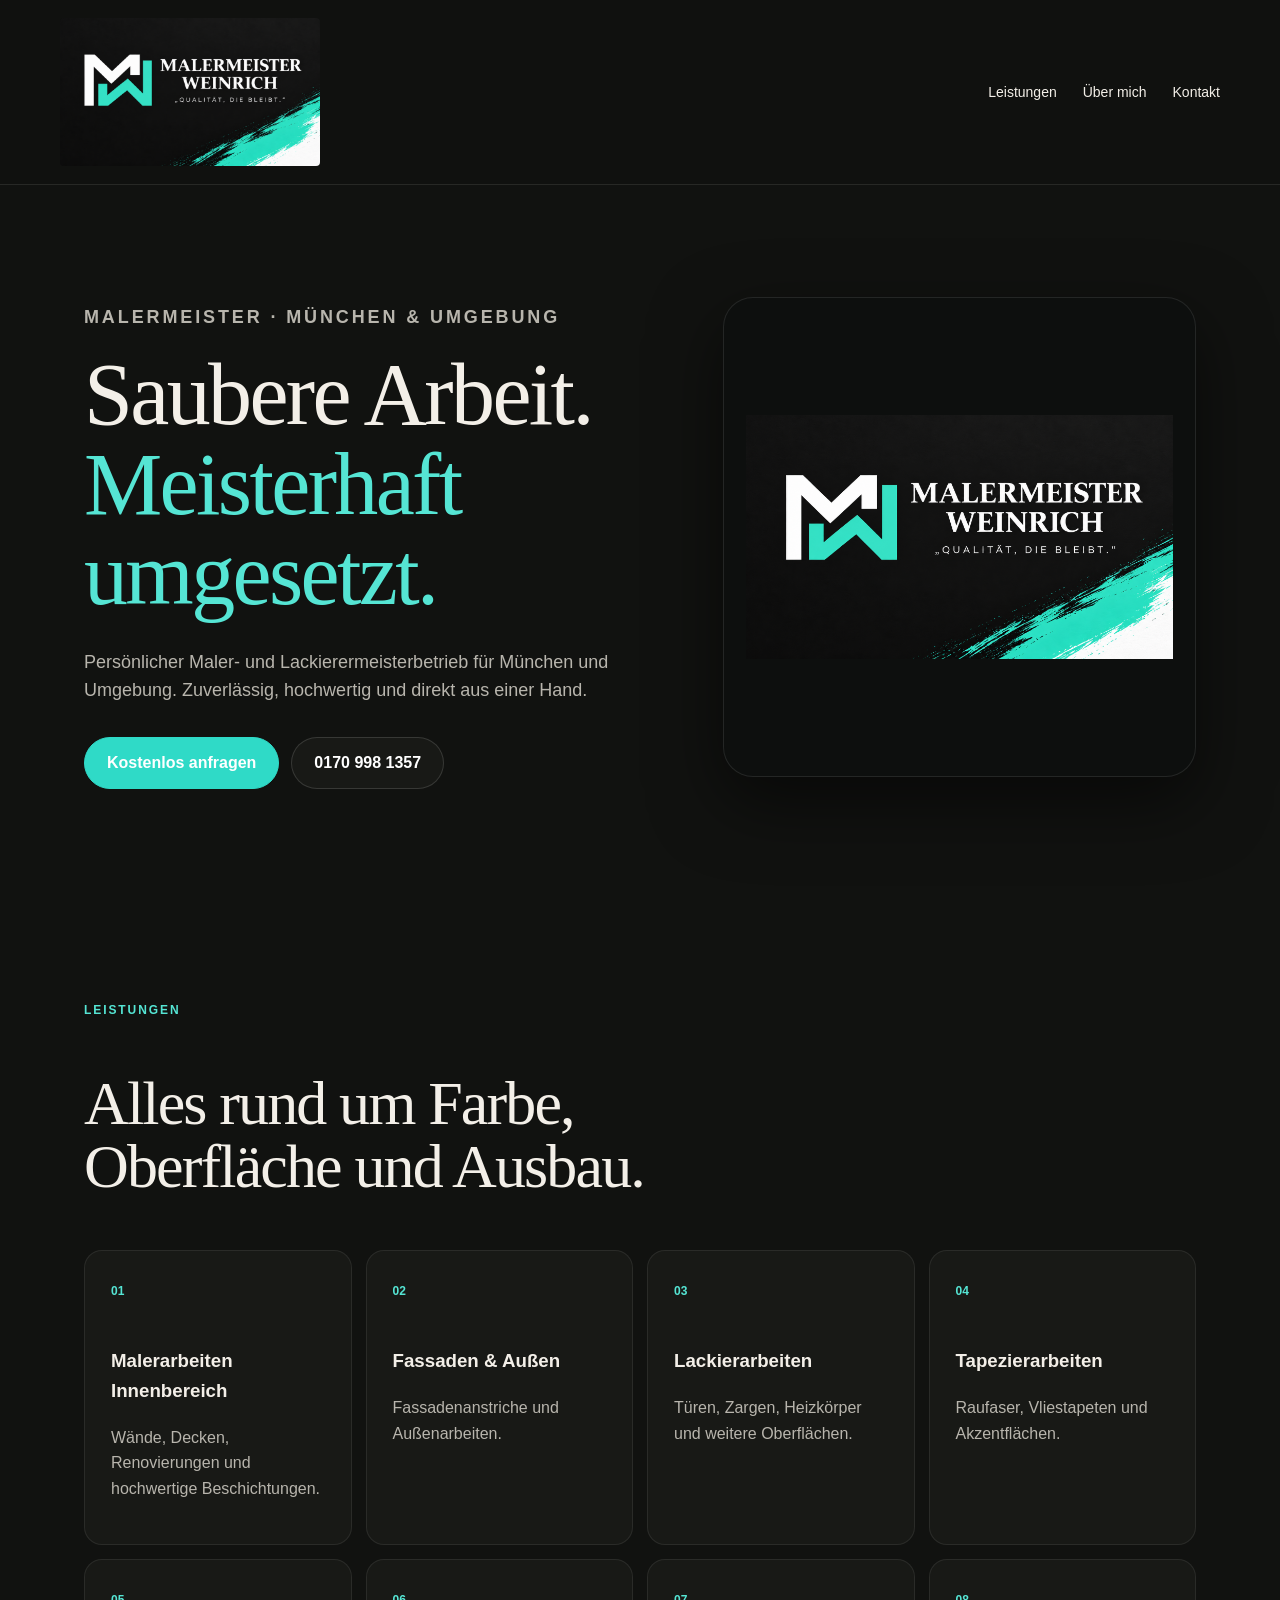
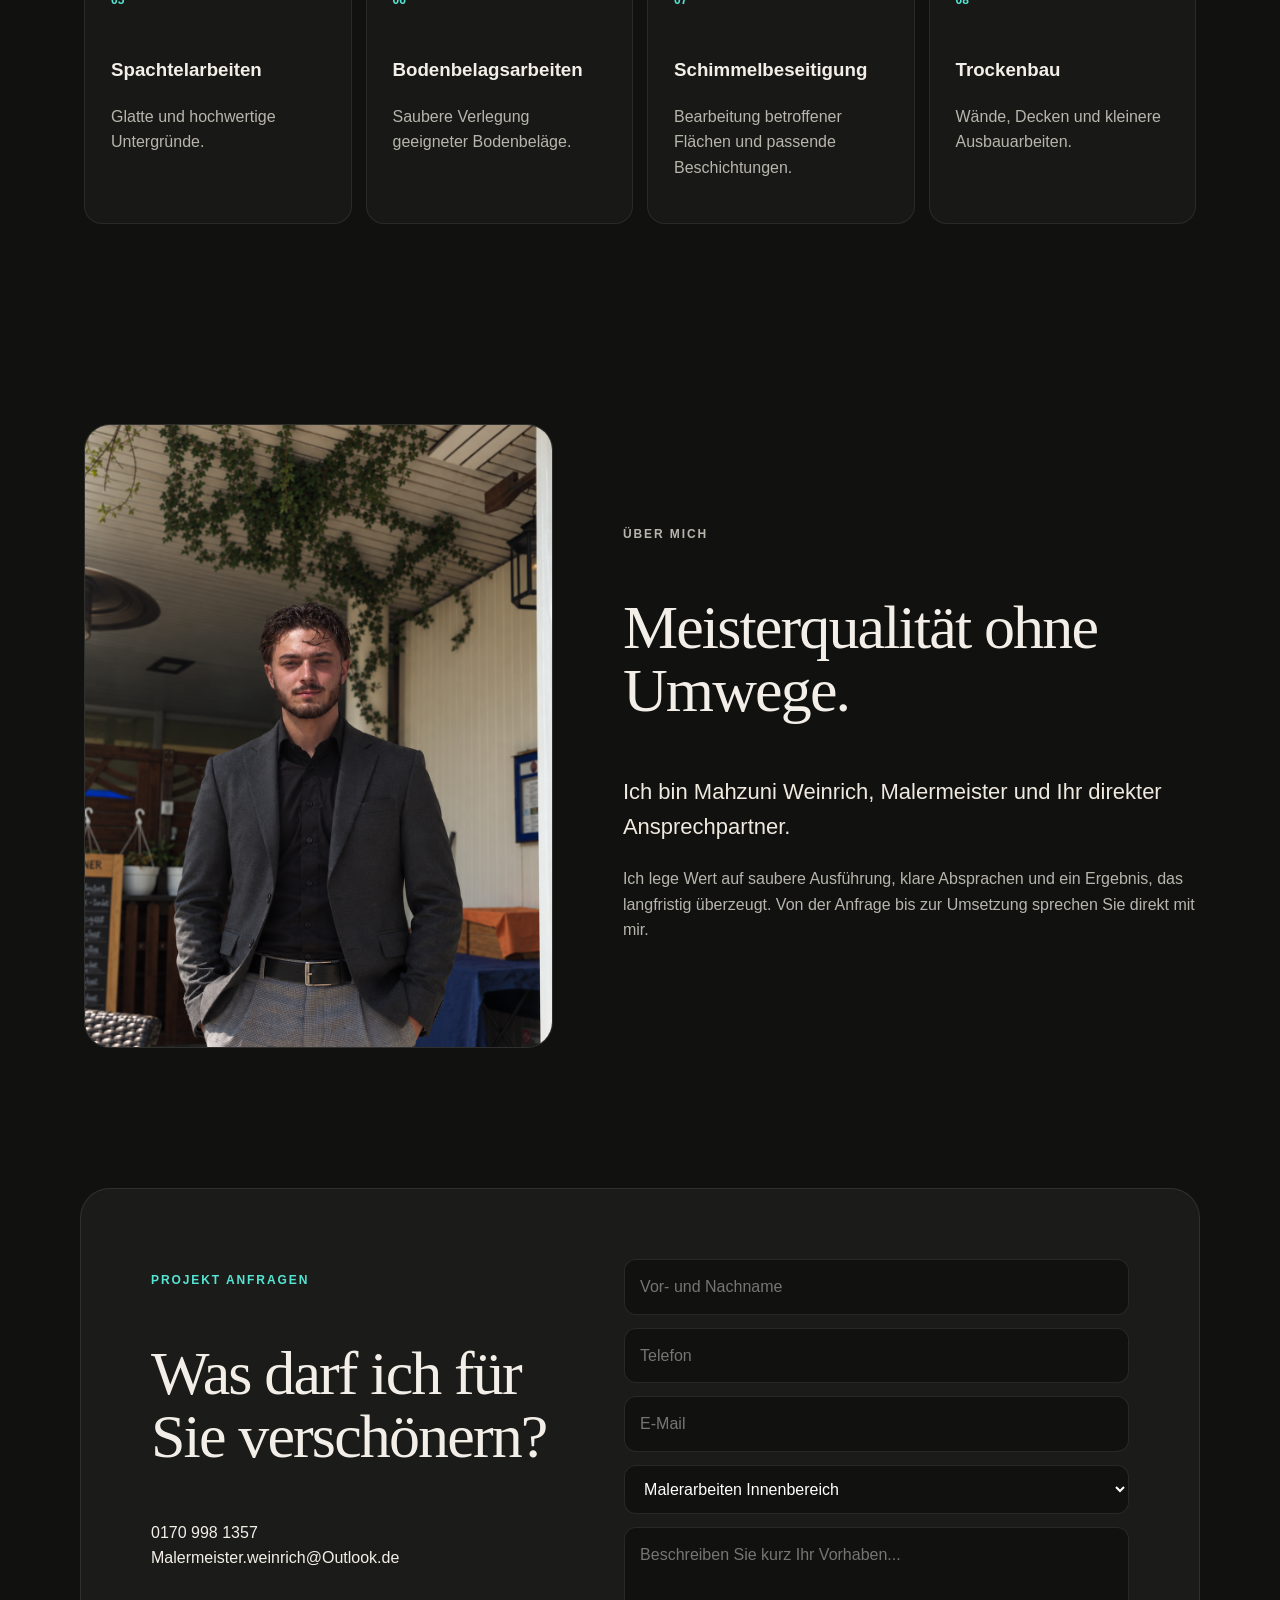
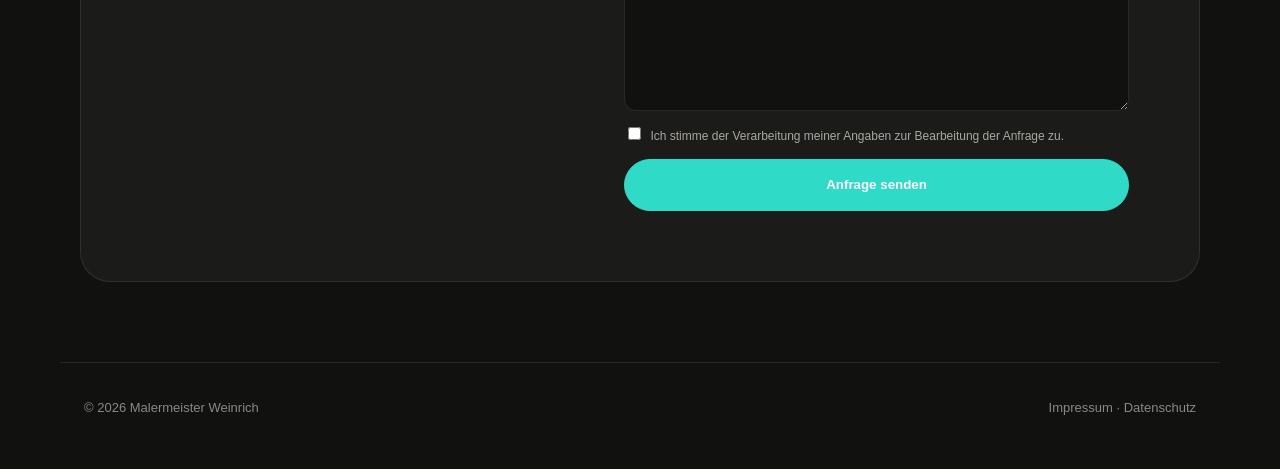
<file: index.html>
<!doctype html><html lang="de"><head><meta charset="utf-8"><meta name="viewport" content="width=device-width,initial-scale=1"><title>Malermeister Weinrich | München</title><meta name="description" content="Malermeister Weinrich – Maler-, Lackier-, Tapezier-, Spachtel-, Boden-, Schimmel- und Trockenbauarbeiten in München und Umgebung."><link rel="stylesheet" href="styles.css"></head><body>
<header><a class="logo" href="#start"><img src="logo-malermeister-weinrich.png" alt="Malermeister Weinrich – Qualität, die bleibt."></a><nav><a href="#leistungen">Leistungen</a><a href="#ueber">Über mich</a><a href="#kontakt">Kontakt</a></nav></header>
<main>
<section class="hero" id="start"><div><p class="eyebrow">Malermeister · München & Umgebung</p><h1>Saubere Arbeit.<br><em>Meisterhaft umgesetzt.</em></h1><p>Persönlicher Maler- und Lackierermeisterbetrieb für München und Umgebung. Zuverlässig, hochwertig und direkt aus einer Hand.</p><div class="actions"><a class="btn primary" href="#kontakt">Kostenlos anfragen</a><a class="btn" href="tel:+491709981357">0170 998 1357</a></div></div><div class="hero-card"><img src="logo-malermeister-weinrich.png" alt="Logo Malermeister Weinrich"></div></section>
<section id="leistungen"><p class="eyebrow">Leistungen</p><h2>Alles rund um Farbe, Oberfläche und Ausbau.</h2><div class="grid">
<article><b>01</b><h3>Malerarbeiten Innenbereich</h3><p>Wände, Decken, Renovierungen und hochwertige Beschichtungen.</p></article>
<article><b>02</b><h3>Fassaden & Außen</h3><p>Fassadenanstriche und Außenarbeiten.</p></article>
<article><b>03</b><h3>Lackierarbeiten</h3><p>Türen, Zargen, Heizkörper und weitere Oberflächen.</p></article>
<article><b>04</b><h3>Tapezierarbeiten</h3><p>Raufaser, Vliestapeten und Akzentflächen.</p></article>
<article><b>05</b><h3>Spachtelarbeiten</h3><p>Glatte und hochwertige Untergründe.</p></article>
<article><b>06</b><h3>Bodenbelagsarbeiten</h3><p>Saubere Verlegung geeigneter Bodenbeläge.</p></article>
<article><b>07</b><h3>Schimmelbeseitigung</h3><p>Bearbeitung betroffener Flächen und passende Beschichtungen.</p></article>
<article><b>08</b><h3>Trockenbau</h3><p>Wände, Decken und kleinere Ausbauarbeiten.</p></article>
</div></section>
<section class="about" id="ueber"><div class="photo"><img src="mahzuni-weinrich-portrait.png" alt="Mahzuni Weinrich, Malermeister"></div><div><p class="eyebrow">Über mich</p><h2>Meisterqualität ohne Umwege.</h2><p class="lead">Ich bin Mahzuni Weinrich, Malermeister und Ihr direkter Ansprechpartner.</p><p>Ich lege Wert auf saubere Ausführung, klare Absprachen und ein Ergebnis, das langfristig überzeugt. Von der Anfrage bis zur Umsetzung sprechen Sie direkt mit mir.</p></div></section>
<section class="contact" id="kontakt"><div><p class="eyebrow">Projekt anfragen</p><h2>Was darf ich für Sie verschönern?</h2><p><a href="tel:+491709981357">0170 998 1357</a><br><a href="mailto:Malermeister.weinrich@Outlook.de">Malermeister.weinrich@Outlook.de</a></p></div>
<form action="https://formsubmit.co/Malermeister.weinrich@Outlook.de" method="POST"><input type="hidden" name="_subject" value="Neue Website-Anfrage – Malermeister Weinrich"><input name="Name" placeholder="Vor- und Nachname" required><input name="Telefon" placeholder="Telefon"><input type="email" name="email" placeholder="E-Mail" required><select name="Leistung"><option>Malerarbeiten Innenbereich</option><option>Fassade / Außen</option><option>Lackierarbeiten</option><option>Tapezierarbeiten</option><option>Spachtelarbeiten</option><option>Bodenbelagsarbeiten</option><option>Schimmelbeseitigung</option><option>Trockenbau</option><option>Sonstiges</option></select><textarea name="Nachricht" rows="6" placeholder="Beschreiben Sie kurz Ihr Vorhaben..." required></textarea><label class="check"><input type="checkbox" required> Ich stimme der Verarbeitung meiner Angaben zur Bearbeitung der Anfrage zu.</label><button class="btn primary" type="submit">Anfrage senden</button></form></section>
</main>
<footer><span>© 2026 Malermeister Weinrich</span><span><a href="impressum.html">Impressum</a> · <a href="datenschutz.html">Datenschutz</a></span></footer>
</body></html>
</file>
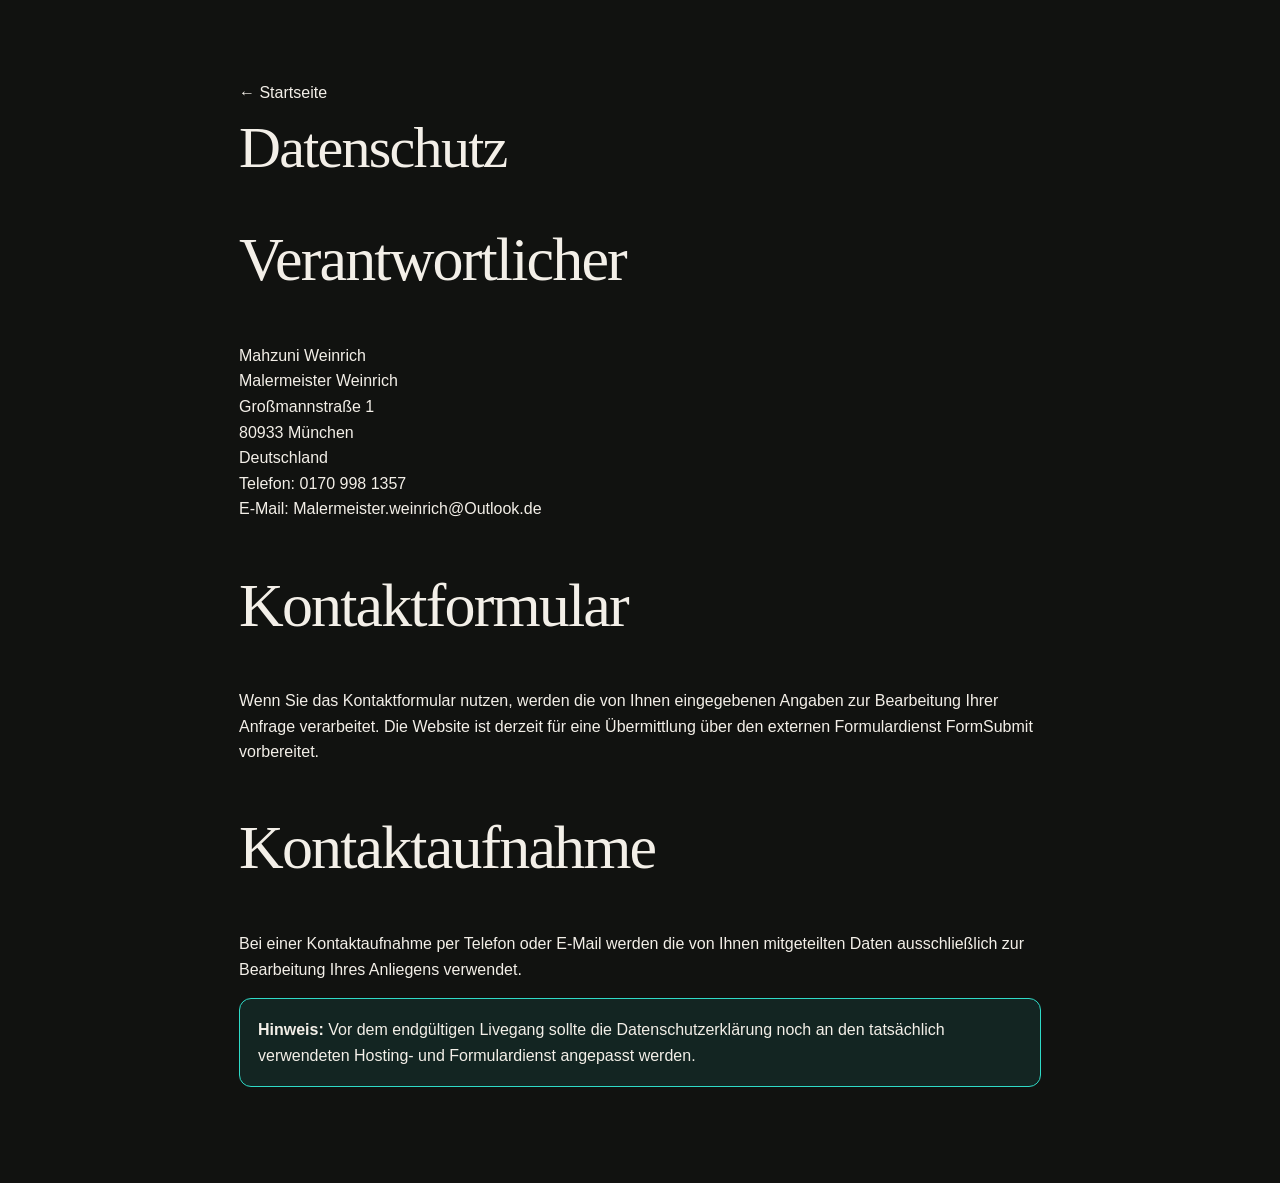
<file: datenschutz.html>
<!doctype html><html lang="de"><head><meta charset="utf-8"><meta name="viewport" content="width=device-width,initial-scale=1"><title>Datenschutz | Malermeister Weinrich</title><link rel="stylesheet" href="styles.css"></head><body><main class="legal"><a href="index.html">← Startseite</a><h1>Datenschutz</h1><h2>Verantwortlicher</h2><p>Mahzuni Weinrich<br>Malermeister Weinrich<br>Großmannstraße 1<br>80933 München<br>Deutschland<br>Telefon: 0170 998 1357<br>E-Mail: Malermeister.weinrich@Outlook.de</p><h2>Kontaktformular</h2><p>Wenn Sie das Kontaktformular nutzen, werden die von Ihnen eingegebenen Angaben zur Bearbeitung Ihrer Anfrage verarbeitet. Die Website ist derzeit für eine Übermittlung über den externen Formulardienst FormSubmit vorbereitet.</p><h2>Kontaktaufnahme</h2><p>Bei einer Kontaktaufnahme per Telefon oder E-Mail werden die von Ihnen mitgeteilten Daten ausschließlich zur Bearbeitung Ihres Anliegens verwendet.</p><p class="notice"><b>Hinweis:</b> Vor dem endgültigen Livegang sollte die Datenschutzerklärung noch an den tatsächlich verwendeten Hosting- und Formulardienst angepasst werden.</p></main></body></html>
</file>
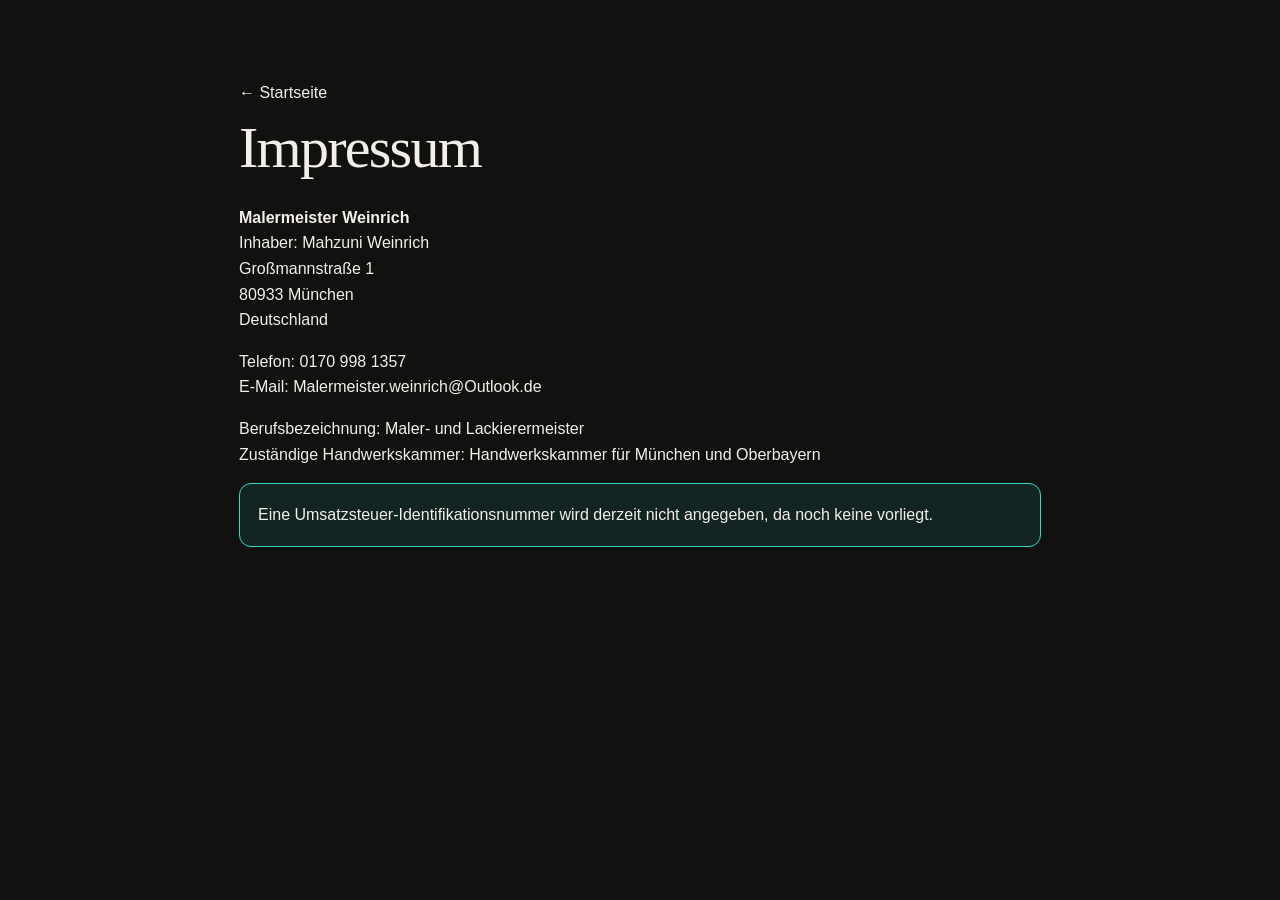
<file: impressum.html>
<!doctype html><html lang="de"><head><meta charset="utf-8"><meta name="viewport" content="width=device-width,initial-scale=1"><title>Impressum | Malermeister Weinrich</title><link rel="stylesheet" href="styles.css"></head><body><main class="legal"><a href="index.html">← Startseite</a><h1>Impressum</h1><p><b>Malermeister Weinrich</b><br>Inhaber: Mahzuni Weinrich<br>Großmannstraße 1<br>80933 München<br>Deutschland</p><p>Telefon: 0170 998 1357<br>E-Mail: Malermeister.weinrich@Outlook.de</p><p>Berufsbezeichnung: Maler- und Lackierermeister<br>Zuständige Handwerkskammer: Handwerkskammer für München und Oberbayern</p><p class="notice">Eine Umsatzsteuer-Identifikationsnummer wird derzeit nicht angegeben, da noch keine vorliegt.</p></main></body></html>
</file>
<file: styles.css>
*{box-sizing:border-box}html{scroll-behavior:smooth}body{margin:0;background:#111210;color:#f3efe8;font-family:Arial,Helvetica,sans-serif;line-height:1.6}a{color:inherit;text-decoration:none}header{position:sticky;top:0;z-index:10;background:#111210ee;backdrop-filter:blur(12px);border-bottom:1px solid #ffffff18;padding:18px max(24px,calc((100vw - 1160px)/2));display:flex;align-items:center;justify-content:space-between}.logo{display:flex;align-items:center}.logo img{display:block;width:260px;max-width:42vw;height:auto;border-radius:4px}nav{display:flex;gap:26px;font-size:14px}main>section{max-width:1160px;margin:auto;padding:100px 24px}.hero{min-height:680px;display:grid;grid-template-columns:1.1fr .9fr;gap:60px;align-items:center}.eyebrow{color:#55e5d4;font-size:12px;font-weight:800;letter-spacing:.16em;text-transform:uppercase}h1,h2{font-family:Georgia,serif;font-weight:500;line-height:1.02;letter-spacing:-.03em}h1{font-size:clamp(52px,7vw,88px);margin:12px 0 28px}h1 em{color:#55e5d4;font-style:normal}h2{font-size:clamp(38px,5vw,62px);max-width:760px}.hero p{max-width:650px;color:#b8b5ad;font-size:18px}.actions{display:flex;gap:12px;margin-top:32px}.btn{display:inline-flex;align-items:center;justify-content:center;min-height:52px;padding:0 22px;border-radius:999px;border:1px solid #ffffff22;background:#181916;color:#fff;font-weight:800}.primary{background:#2fdac7;border-color:#2fdac7}.hero-card{height:480px;border:1px solid #ffffff18;border-radius:30px;background:#0d0f0e;display:flex;align-items:center;justify-content:center;padding:22px;box-shadow:0 25px 70px #0008;overflow:hidden}.hero-card img{width:100%;height:100%;object-fit:contain}.grid{display:grid;grid-template-columns:repeat(4,1fr);gap:14px;margin-top:42px}.grid article{min-height:220px;background:#181916;border:1px solid #ffffff14;border-radius:18px;padding:26px}.grid article>b{color:#55e5d4;font-size:12px}.grid h3{margin-top:44px}.grid p,.about p{color:#b8b5ad}.about{display:grid;grid-template-columns:.9fr 1.1fr;gap:70px;align-items:center}.photo{min-height:500px;border-radius:26px;border:1px solid #ffffff18;background:#191a17;overflow:hidden}.lead{font-size:22px!important;color:#efe9df!important}.contact{max-width:1120px!important;margin:40px auto 80px!important;background:#1b1c19;border:1px solid #ffffff18;border-radius:30px;display:grid;grid-template-columns:.9fr 1.1fr;gap:60px;padding:70px!important}.contact form{display:flex;flex-direction:column;gap:13px}.contact input,.contact select,.contact textarea{width:100%;padding:14px 15px;border:1px solid #ffffff18;border-radius:12px;background:#111210;color:#fff;font:inherit}.check{font-size:12px;color:#aaa79f}.check input{width:auto;margin-right:6px}footer{max-width:1160px;margin:auto;border-top:1px solid #ffffff18;padding:35px 24px 50px;display:flex;justify-content:space-between;color:#888;font-size:13px}.legal{max-width:850px;margin:auto;padding:80px 24px}.legal h1{font-size:58px}.notice{padding:18px;border:1px solid #2fdac7;background:#2fdac718;border-radius:12px}@media(max-width:900px){nav{display:none}.hero,.about,.contact{grid-template-columns:1fr}.hero-card{display:none}.grid{grid-template-columns:repeat(2,1fr)}}@media(max-width:600px){.logo img{width:210px;max-width:72vw}main>section{padding:72px 20px}.grid{grid-template-columns:1fr}.actions{flex-direction:column}.contact{margin:20px 14px 50px!important;padding:38px 20px!important}footer{flex-direction:column;gap:12px}h1{font-size:49px}}
.photo img{width:100%;height:100%;min-height:500px;display:block;object-fit:cover;object-position:center 28%;}
</file>
